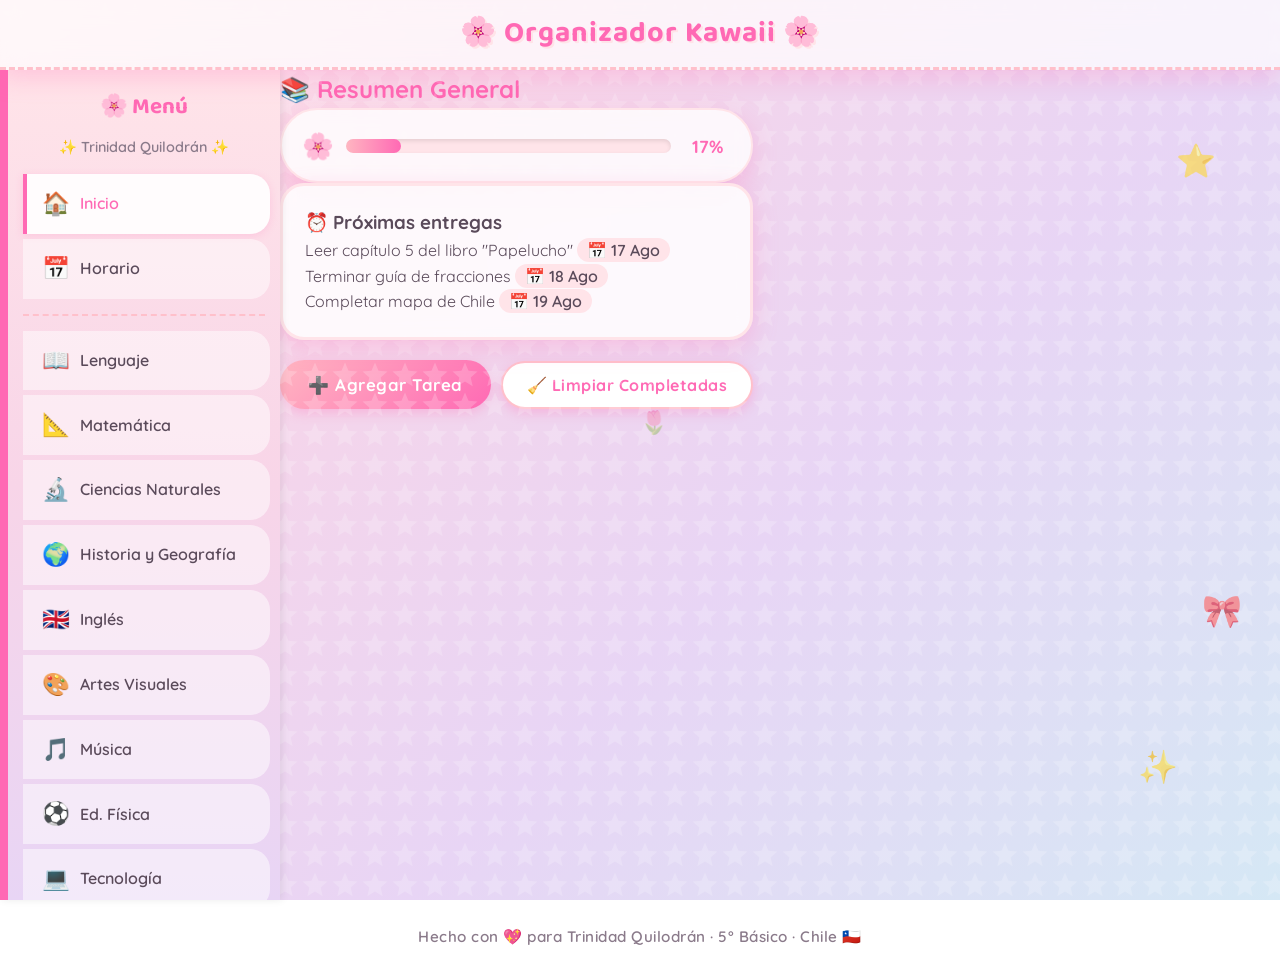
<file: index.html>
<!DOCTYPE html>
<html lang="es">
<head>
    <meta charset="UTF-8">
    <meta name="viewport" content="width=device-width, initial-scale=1.0">
    <title>🌸 Organizador Kawaii de Trinidad 🌸</title>
    <link rel="preconnect" href="https://fonts.googleapis.com">
    <link rel="preconnect" href="https://fonts.gstatic.com" crossorigin>
    <link href="https://fonts.googleapis.com/css2?family=Baloo+2:wght@400;600;700;800&family=Quicksand:wght@400;500;600;700&display=swap" rel="stylesheet">
    <link rel="stylesheet" href="./css/base.css">
    <link rel="stylesheet" href="./css/tema.css">
    <link rel="stylesheet" href="./css/componentes.css">
    <link rel="stylesheet" href="./css/asignaturas.css">
</head>
<body>
    <!-- Elementos decorativos flotantes -->
    <div class="flotante" style="top:8%; left:3%;">🌸</div>
    <div class="flotante" style="top:15%; right:5%; animation-delay:1.5s;">⭐</div>
    <div class="flotante" style="bottom:20%; left:5%; animation-delay:3s;">💖</div>
    <div class="flotante" style="bottom:12%; right:8%; animation-delay:4.5s;">✨</div>
    <div class="flotante" style="top:45%; left:50%; animation-delay:2s; font-size:1.4rem; opacity:0.4;">🌷</div>
    <div class="flotante" style="top:65%; right:3%; animation-delay:5s;">🎀</div>
    <div class="flotante" style="bottom:35%; left:2%; animation-delay:3.8s;">💕</div>

    <!-- Barra superior simplificada: solo botón y título, como en el prototipo -->
    <header class="barra-superior">
        <button class="boton-hamburguesa" id="boton-hamburguesa" aria-label="Abrir menú">☰</button>
        <span class="titulo-app">🌸 Organizador Kawaii 🌸</span>
    </header>

    <!-- Fondo oscuro para menú móvil -->
    <div class="fondo-oscuro" id="fondo-oscuro"></div>

    <!-- Estructura principal: barra lateral + contenido -->
    <div class="cuerpo">
        <!-- La barra lateral se insertará aquí mediante JavaScript -->
        <nav class="barra-lateral-contenedor" id="barra-lateral-contenedor"></nav>

        <!-- Contenido dinámico de la SPA -->
        <main id="contenido-principal" class="contenido-principal">
            <!-- Aquí se renderizará la vista activa -->
        </main>
    </div>

    <!-- Pie de página -->
    <footer class="pie-pagina">
        Hecho con <span class="corazon">💖</span> para Trinidad Quilodrán · 5° Básico · Chile 🇨🇱
    </footer>

    <!-- Script principal de la aplicación (ES Modules) -->
    <script type="module" src="./js/app.js"></script>
</body>
</html>
</file>
<file: css/base.css>
/* =========================================
   Organizador Kawaii — Estilos base
   Archivo: ./css/base.css
   Propósito: Reset, variables CSS globales, estilos generales
              para toda la aplicación.
   Último cambio: 2026-08-21 — Creación inicial
   ========================================= */

/* ========== VARIABLES GLOBALES ========== */
:root {
    /* Colores principales */
    --rosa: #ffb6c1;
    --rosa-claro: #ffe4e9;
    --rosa-medio: #ffc0cb;
    --rosa-fuerte: #ff69b4;
    --lila: #e6d0f0;
    --lila-claro: #f3e8fa;
    --blanco: #ffffff;
    --texto: #5a4a5a;
    --texto-suave: #8a7a8a;

    /* Sombras */
    --sombra: 0 8px 25px rgba(255, 105, 180, 0.25);
    --sombra-hover: 0 12px 35px rgba(255, 105, 180, 0.4);
    --sombra-suave: 0 2px 8px rgba(255, 105, 180, 0.15);

    /* Bordes */
    --borde-rosa: 3px solid #ffb6c1;
    --radio: 24px;
    --radio-peq: 16px;

    /* Transiciones */
    --transicion: all 0.3s cubic-bezier(0.34, 1.56, 0.64, 1);

    /* Tipografías */
    --fuente-titulos: 'Baloo 2', cursive;
    --fuente-cuerpo: 'Quicksand', sans-serif;
}

/* ========== RESET Y ESTILOS BASE ========== */
* {
    margin: 0;
    padding: 0;
    box-sizing: border-box;
}

html {
    scroll-behavior: smooth;
}

body {
    font-family: var(--fuente-cuerpo);
    background: linear-gradient(135deg, #ffe4e9 0%, #f8d5e8 25%, #e8d5f5 60%, #d5e8f5 100%);
    background-attachment: fixed;
    min-height: 100vh;
    color: var(--texto);
    line-height: 1.6;
    overflow-x: hidden;
    position: relative;
}

/* Barra de desplazamiento personalizada */
::-webkit-scrollbar {
    width: 12px;
}

::-webkit-scrollbar-track {
    background: var(--rosa-claro);
    border-radius: 10px;
}

::-webkit-scrollbar-thumb {
    background: var(--rosa-medio);
    border-radius: 10px;
    border: 2px solid var(--rosa-claro);
}

::-webkit-scrollbar-thumb:hover {
    background: var(--rosa-fuerte);
}

/* Estilos para enlaces */
a {
    color: var(--rosa-fuerte);
    text-decoration: none;
    transition: var(--transicion);
}

a:hover {
    color: #ff4d9e;
    text-decoration: underline;
}

/* Estilos para listas */
ul, ol {
    list-style: none;
}

/* Estilos para imágenes */
img {
    max-width: 100%;
    display: block;
}

/* Clase para ocultar elementos visualmente pero mantener accesibilidad */
.oculto-visualmente {
    position: absolute;
    width: 1px;
    height: 1px;
    padding: 0;
    margin: -1px;
    overflow: hidden;
    clip: rect(0, 0, 0, 0);
    border: 0;
}
</file>
<file: css/tema.css>
/* =========================================
   Organizador Kawaii — Tema visual
   Archivo: ./css/tema.css
   Versión: 1.1.3
   Propósito: Estilos del tema rosa kawaii, incluyendo
              barra superior simplificada, estructura de cuerpo,
              pie de página, elementos decorativos flotantes y
              estilos base para layout responsive.
   Último cambio: 2026-08-27 — Se mejoró el fondo oscuro móvil
              con blur y se aseguró cobertura completa.
   ========================================= */

/* ========== FONDO DECORATIVO ========== */
body::before {
    content: '';
    position: fixed;
    top: 0;
    left: 0;
    width: 100%;
    height: 100%;
    background-image: url("data:image/svg+xml,%3Csvg xmlns='http://www.w3.org/2000/svg' width='30' height='30' viewBox='0 0 24 24' fill='%23ffffff' fill-opacity='0.2'%3E%3Cpath d='M12 17.27L18.18 21l-1.64-7.03L22 9.24l-7.19-.61L12 2 9.19 8.63 2 9.24l5.46 4.73L5.82 21z'/%3E%3C/svg%3E");
    pointer-events: none;
    z-index: 0;
}

/* ========== ELEMENTOS FLOTANTES ========== */
.flotante {
    position: fixed;
    z-index: 0;
    pointer-events: none;
    animation: flotar 6s ease-in-out infinite;
    opacity: 0.6;
    font-size: 2rem;
    user-select: none;
}

@keyframes flotar {
    0%, 100% { transform: translateY(0) rotate(0deg); }
    25% { transform: translateY(-15px) rotate(5deg); }
    50% { transform: translateY(-8px) rotate(-3deg); }
    75% { transform: translateY(-20px) rotate(2deg); }
}

/* ========== BARRA SUPERIOR ========== */
.barra-superior {
    display: flex;
    align-items: center;
    gap: 15px;
    padding: 15px 20px;
    background: rgba(255, 255, 255, 0.7);
    backdrop-filter: blur(12px);
    box-shadow: var(--sombra);
    border-bottom: 3px dashed var(--rosa-medio);
    position: sticky;
    top: 0;
    z-index: 100;
    height: 70px; /* altura fija para coordinar con la barra lateral */
}

.barra-superior .titulo-app {
    font-family: var(--fuente-titulos);
    font-size: 1.8rem;
    font-weight: 700;
    color: var(--rosa-fuerte);
    text-shadow: 2px 2px 0px var(--rosa-claro);
    letter-spacing: 1px;
    flex: 1;
    text-align: center;
}

/* Botón hamburguesa (visible solo en móvil) */
.boton-hamburguesa {
    background: none;
    border: none;
    font-size: 2rem;
    cursor: pointer;
    color: var(--rosa-fuerte);
    transition: var(--transicion);
    display: none; /* oculto en escritorio */
    padding: 0 5px;
    line-height: 1;
}

.boton-hamburguesa:hover {
    transform: scale(1.2);
}

/* ========== ESTRUCTURA PRINCIPAL ========== */
.cuerpo {
    display: flex;
    flex: 1;
    min-height: calc(100vh - 70px); /* descontamos la altura del header */
}

/* ========== PIE DE PÁGINA ========== */
.pie-pagina {
    text-align: center;
    padding: 25px;
    color: var(--texto-suave);
    font-weight: 600;
    letter-spacing: 0.5px;
    font-size: 0.95rem;
    position: relative;
    z-index: 1;
}

.corazon {
    color: var(--rosa-fuerte);
    animation: latido 1.5s ease-in-out infinite;
    display: inline-block;
}

@keyframes latido {
    0%, 100% { transform: scale(1); }
    25% { transform: scale(1.3); }
    50% { transform: scale(1); }
    75% { transform: scale(1.2); }
}

/* ========== FONDO OSCURO PARA MÓVIL ========== */
/* Se posiciona debajo del header (top: 70px) y ocupa el resto de la pantalla.
   Añadimos un ligero blur para que el oscurecimiento sea más agradable. */
.fondo-oscuro {
    display: none;
    position: fixed;
    top: 70px;
    left: 0;
    width: 100%;
    height: calc(100vh - 70px);
    background: rgba(0, 0, 0, 0.45);
    backdrop-filter: blur(3px);
    -webkit-backdrop-filter: blur(3px);
    z-index: 80;
}

.fondo-oscuro.visible {
    display: block;
}

/* ========== RESPONSIVE ========== */
@media (max-width: 768px) {
    .boton-hamburguesa {
        display: block; /* mostramos el botón en móvil */
    }

    .barra-superior .titulo-app {
        font-size: 1.4rem;
    }

    .cuerpo {
        flex-direction: column;
    }
}
</file>
<file: css/componentes.css>
/* =========================================
   Organizador Kawaii — Componentes reutilizables
   Archivo: ./css/componentes.css
   Versión: 1.3.1
   Propósito: Estilos para botones, tarjetas, formularios,
              modal, listas de tareas, barras de progreso,
              barra lateral, horario (tabla y tarjetas por día).
   Último cambio: 2026-09-06 — Corrección del sombreado y scroll
              de la barra lateral al hacer zoom.
   ========================================= */

/* ========== BOTONES ========== */
.btn {
    padding: 12px 24px;
    border: none;
    border-radius: 50px;
    font-family: var(--fuente-cuerpo);
    font-weight: 700;
    font-size: 1rem;
    cursor: pointer;
    transition: var(--transicion);
    box-shadow: 0 4px 12px rgba(255, 105, 180, 0.3);
    letter-spacing: 0.5px;
    display: inline-flex;
    align-items: center;
    gap: 8px;
    white-space: nowrap;
}

.btn:hover {
    transform: translateY(-3px);
    box-shadow: 0 8px 20px rgba(255, 105, 180, 0.45);
}

.btn:active {
    transform: translateY(0);
    box-shadow: 0 2px 8px rgba(255, 105, 180, 0.3);
}

.btn-primario {
    background: linear-gradient(135deg, var(--rosa), var(--rosa-fuerte));
    color: white;
    font-size: 1.05rem;
    padding: 14px 28px;
}

.btn-primario:hover {
    background: linear-gradient(135deg, var(--rosa-fuerte), #ff4d9e);
}

.btn-secundario {
    background: var(--blanco);
    color: var(--rosa-fuerte);
    border: 2px solid var(--rosa-medio);
}

.btn-secundario:hover {
    background: var(--rosa-claro);
    border-color: var(--rosa-fuerte);
}

.btn-peligro {
    background: #ff6b6b;
    color: white;
    padding: 8px 16px;
    font-size: 0.85rem;
    box-shadow: 0 3px 10px rgba(255, 107, 107, 0.3);
}

.btn-peligro:hover {
    background: #ff5252;
    box-shadow: 0 6px 16px rgba(255, 107, 107, 0.5);
}

.btn-eliminar {
    background: none;
    border: none;
    cursor: pointer;
    font-size: 1.1rem;
    color: #ff6b6b;
    transition: var(--transicion);
    padding: 4px 6px;
    border-radius: 8px;
    flex-shrink: 0;
}

.btn-eliminar:hover {
    background: #ffe0e0;
    transform: scale(1.2);
    color: #e53935;
}

/* ========== BARRA LATERAL ========== */
/* Contenedor principal: ocupa el ancho y define la posición sticky.
   Se asegura que el contenido se recorte horizontalmente y que la
   sombra no se desborde. */
.barra-lateral-contenedor {
    width: 280px;
    min-width: 280px;
    position: sticky;
    top: 70px;
    height: calc(100vh - 70px);
    overflow-y: auto;
    overflow-x: hidden;      /* evita desbordes laterales al hacer zoom */
    z-index: 50;
    /* Sombra suave aplicada al contenedor para que no se salga */
    box-shadow: 2px 0 8px rgba(0, 0, 0, 0.08);
}

/* Estilo visual de la barra lateral interna */
.barra-lateral {
    background: linear-gradient(180deg, #ffe4e9 0%, #f8d5e8 50%, #e8d5f5 100%);
    padding: 20px 0 20px 15px;
    display: flex;
    flex-direction: column;
    gap: 5px;
    height: 100%;
    border-left: 8px solid var(--rosa-fuerte);
    /* Quitamos la sombra grande de aquí para evitar problemas al hacer zoom */
    box-shadow: none;
}

.barra-lateral h3 {
    font-family: var(--fuente-titulos);
    color: var(--rosa-fuerte);
    margin-bottom: 5px;
    text-align: center;
    font-size: 1.4rem;
    padding-right: 15px;
}

.barra-lateral .saludo-usuario {
    text-align: center;
    font-weight: 600;
    color: var(--texto-suave);
    margin-bottom: 10px;
    padding-right: 15px;
    font-size: 0.9rem;
}

.barra-lateral .enlace-lateral {
    display: flex;
    align-items: center;
    gap: 10px;
    padding: 12px 15px;
    border-radius: 0 20px 20px 0;
    text-decoration: none;
    color: var(--texto);
    font-weight: 600;
    font-size: 1rem;
    transition: var(--transicion);
    border-left: 4px solid transparent;
    background: rgba(255, 255, 255, 0.5);
    margin-right: 10px;
}

.barra-lateral .enlace-lateral:hover {
    background: rgba(255, 255, 255, 0.9);
    border-left-color: var(--rosa-fuerte);
    transform: translateX(5px);
    color: var(--texto);
}

.barra-lateral .enlace-lateral.activo {
    background: rgba(255, 255, 255, 0.9);
    border-left-color: var(--rosa-fuerte);
    color: var(--rosa-fuerte);
    box-shadow: 0 2px 8px rgba(255, 105, 180, 0.2);
}

.barra-lateral .enlace-lateral .emoji {
    font-size: 1.4rem;
}

.barra-lateral .separador {
    border-top: 2px dashed var(--rosa-medio);
    margin: 10px 15px 10px 0;
}

/* ========== TARJETAS (GENÉRICAS) ========== */
.tarjeta {
    background: rgba(255, 255, 255, 0.85);
    backdrop-filter: blur(10px);
    border-radius: var(--radio);
    padding: 22px;
    box-shadow: var(--sombra);
    border: 3px solid var(--rosa-claro);
    transition: var(--transicion);
    position: relative;
    overflow: hidden;
    margin-bottom: 20px;
}

.tarjeta:hover {
    transform: translateY(-6px);
    box-shadow: var(--sombra-hover);
    border-color: var(--rosa-medio);
}

/* ========== FORMULARIOS ========== */
.form-grupo {
    margin-bottom: 16px;
}

.form-grupo label {
    display: block;
    font-weight: 600;
    margin-bottom: 6px;
    color: var(--texto);
    font-size: 0.9rem;
    letter-spacing: 0.3px;
}

.form-grupo input,
.form-grupo select {
    width: 100%;
    padding: 12px 16px;
    border: 3px solid var(--rosa-claro);
    border-radius: var(--radio-peq);
    font-family: var(--fuente-cuerpo);
    font-size: 1rem;
    color: var(--texto);
    background: var(--blanco);
    transition: var(--transicion);
    outline: none;
    appearance: none;
    -webkit-appearance: none;
    cursor: pointer;
}

.form-grupo input:focus,
.form-grupo select:focus {
    border-color: var(--rosa-fuerte);
    box-shadow: 0 0 0 4px rgba(255, 105, 180, 0.15);
    background: #fffafc;
}

.form-grupo select {
    background-image: url("data:image/svg+xml,%3Csvg xmlns='http://www.w3.org/2000/svg' width='14' height='14' viewBox='0 0 24 24' fill='%23ff69b4'%3E%3Cpath d='M7 10l5 5 5-5z'/%3E%3C/svg%3E");
    background-repeat: no-repeat;
    background-position: right 14px center;
    padding-right: 40px;
}

.form-botones {
    display: flex;
    gap: 12px;
    justify-content: center;
    margin-top: 22px;
    flex-wrap: wrap;
}

/* ========== MODAL ========== */
.modal-overlay {
    position: fixed;
    top: 0;
    left: 0;
    width: 100%;
    height: 100%;
    background: rgba(0, 0, 0, 0.5);
    backdrop-filter: blur(6px);
    z-index: 1000;
    display: none;
    align-items: center;
    justify-content: center;
    padding: 20px;
    animation: fundido 0.3s ease-out;
}

.modal-overlay.activo {
    display: flex;
}

@keyframes fundido {
    from { opacity: 0; }
    to { opacity: 1; }
}

.modal {
    background: var(--blanco);
    border-radius: var(--radio);
    padding: 30px 28px;
    max-width: 480px;
    width: 100%;
    box-shadow: 0 20px 60px rgba(255, 105, 180, 0.4);
    border: 4px solid var(--rosa-medio);
    position: relative;
    animation: salto 0.4s cubic-bezier(0.34, 1.56, 0.64, 1);
}

@keyframes salto {
    from { opacity: 0; transform: translateY(30px) scale(0.9); }
    to { opacity: 1; transform: translateY(0) scale(1); }
}

.modal h3 {
    font-family: var(--fuente-titulos);
    font-size: 1.7rem;
    color: var(--rosa-fuerte);
    margin-bottom: 20px;
    text-align: center;
    letter-spacing: 0.5px;
}

.modal .cerrar-modal {
    position: absolute;
    top: 12px;
    right: 18px;
    background: none;
    border: none;
    font-size: 1.8rem;
    cursor: pointer;
    color: var(--rosa-fuerte);
    transition: var(--transicion);
    line-height: 1;
    padding: 4px 8px;
    border-radius: 10px;
}

.modal .cerrar-modal:hover {
    background: var(--rosa-claro);
    transform: rotate(90deg);
}

/* ========== LISTA DE TAREAS ========== */
.lista-tareas {
    list-style: none;
    display: flex;
    flex-direction: column;
    gap: 10px;
}

.tarea-item {
    background: var(--blanco);
    border-radius: var(--radio-peq);
    padding: 12px 14px;
    display: flex;
    align-items: center;
    gap: 12px;
    box-shadow: 0 3px 8px rgba(255, 105, 180, 0.12);
    border: 2px solid var(--rosa-claro);
    transition: var(--transicion);
    animation: aparecer 0.3s ease-out;
}

.tarea-item:hover {
    border-color: var(--rosa-medio);
    box-shadow: 0 6px 14px rgba(255, 105, 180, 0.2);
    transform: translateX(4px);
}

.tarea-item.completada {
    opacity: 0.6;
    background: var(--lila-claro);
    border-color: var(--lila);
}

.tarea-item.completada .texto-tarea {
    text-decoration: line-through;
    color: var(--texto-suave);
}

.checkbox {
    width: 22px;
    height: 22px;
    border-radius: 50%;
    border: 3px solid var(--rosa);
    cursor: pointer;
    flex-shrink: 0;
    display: flex;
    align-items: center;
    justify-content: center;
    transition: var(--transicion);
    background: white;
}

.checkbox:hover {
    transform: scale(1.2);
    box-shadow: 0 0 12px rgba(255, 105, 180, 0.4);
}

.checkbox.checked {
    background: var(--rosa);
    border-color: var(--rosa);
}

.checkbox.checked::after {
    content: '✓';
    color: white;
    font-weight: 800;
    font-size: 0.9rem;
    line-height: 1;
}

.contenido-tarea {
    flex: 1;
    display: flex;
    flex-direction: column;
    gap: 3px;
}

.texto-tarea {
    font-weight: 600;
    color: var(--texto);
    font-size: 0.95rem;
    word-break: break-word;
}

.meta-tarea {
    display: flex;
    gap: 10px;
    font-size: 0.75rem;
    color: var(--texto-suave);
    flex-wrap: wrap;
}

.prioridad {
    font-weight: 700;
    padding: 2px 10px;
    border-radius: 12px;
    font-size: 0.7rem;
    letter-spacing: 0.5px;
}

.prioridad-alta { background: #ffe0e0; color: #e53935; }
.prioridad-media { background: #fff8e1; color: #f9a825; }
.prioridad-baja { background: #e0f5e0; color: #2e7d32; }

.fecha-tarea {
    background: var(--rosa-claro);
    padding: 2px 10px;
    border-radius: 12px;
    font-weight: 600;
}

.sin-tareas {
    text-align: center;
    color: var(--texto-suave);
    font-style: italic;
    padding: 15px;
    font-size: 0.9rem;
}

@keyframes aparecer {
    from { opacity: 0; transform: translateY(10px) scale(0.95); }
    to { opacity: 1; transform: translateY(0) scale(1); }
}

/* ========== BARRA DE PROGRESO ========== */
.progreso-global {
    background: rgba(255, 255, 255, 0.8);
    backdrop-filter: blur(8px);
    padding: 15px 20px;
    border-radius: 50px;
    box-shadow: var(--sombra);
    border: 2px solid var(--rosa-claro);
    display: flex;
    align-items: center;
    gap: 12px;
    flex: 1;
    min-width: 200px;
}

.progreso-global .barra {
    flex: 1;
    height: 14px;
    background: var(--rosa-claro);
    border-radius: 20px;
    overflow: hidden;
    box-shadow: inset 0 2px 4px rgba(0, 0, 0, 0.1);
}

.progreso-global .barra .relleno {
    height: 100%;
    background: linear-gradient(90deg, var(--rosa), var(--rosa-fuerte));
    border-radius: 20px;
    transition: width 0.5s cubic-bezier(0.34, 1.56, 0.64, 1);
    width: 0%;
}

.progreso-global .porcentaje {
    font-weight: 700;
    color: var(--rosa-fuerte);
    font-size: 1.1rem;
    min-width: 48px;
    text-align: center;
}

/* ========== HORARIO: TABLA (ESCRITORIO) ========== */
.tabla-horario {
    width: 100%;
    border-collapse: separate;
    border-spacing: 6px;
    margin: 20px 0;
}

.tabla-horario th {
    background: var(--rosa-medio);
    color: white;
    font-family: var(--fuente-titulos);
    font-size: 1.1rem;
    padding: 12px;
    border-radius: var(--radio-peq);
    letter-spacing: 0.5px;
    text-shadow: 1px 1px 2px rgba(0,0,0,0.1);
}

.tabla-horario td {
    background: white;
    padding: 10px;
    border-radius: var(--radio-peq);
    text-align: center;
    font-weight: 600;
    box-shadow: 0 3px 8px rgba(0,0,0,0.05);
    transition: var(--transicion);
    border: 2px solid transparent;
}

.tabla-horario td:hover {
    transform: scale(1.03);
    box-shadow: 0 6px 14px rgba(255,105,180,0.25);
    border-color: var(--rosa-medio);
    z-index: 2;
    position: relative;
}

.tabla-horario td.recreo {
    background: var(--lila-claro);
    color: var(--texto-suave);
    font-style: italic;
    font-size: 0.85rem;
}

.tabla-horario td.recreo:hover {
    transform: none;
    box-shadow: 0 2px 4px rgba(0,0,0,0.05);
}

/* Clases de colores por materia (para tabla y tarjetas) */
.celda-lenguaje { background-color: #ffe0ec !important; }
.celda-matematica { background-color: #d6ecff !important; }
.celda-ciencias { background-color: #dff5d8 !important; }
.celda-historia { background-color: #fff3d6 !important; }
.celda-ingles { background-color: #f0e0ff !important; }
.celda-artes { background-color: #ffe4f0 !important; }
.celda-musica { background-color: #d8f0e8 !important; }
.celda-edfisica { background-color: #fff8e0 !important; }
.celda-tecnologia { background-color: #e0eefc !important; }
.celda-orientacion { background-color: #f5e8fa !important; }

/* ========== HORARIO: TARJETAS POR DÍA (MÓVIL) ========== */
.contenedor-dias {
    display: none; /* se oculta en escritorio, se muestra en móvil */
    flex-direction: column;
    gap: 20px;
    margin: 20px 0;
}

.tarjeta-dia {
    background: white;
    border-radius: var(--radio);
    padding: 20px;
    box-shadow: var(--sombra);
    border: 3px solid var(--rosa-claro);
}

.tarjeta-dia h3 {
    font-family: var(--fuente-titulos);
    color: var(--rosa-fuerte);
    font-size: 1.5rem;
    margin-bottom: 10px;
    text-align: center;
}

.tarjeta-dia ul {
    list-style: none;
    display: flex;
    flex-direction: column;
    gap: 8px;
}

.tarjeta-dia li {
    display: flex;
    align-items: center;
    gap: 10px;
    padding: 8px 12px;
    border-radius: 12px;
    font-weight: 600;
    font-size: 0.9rem;
    background: var(--rosa-claro);
}

.tarjeta-dia li.recreo {
    background: var(--lila-claro);
    font-style: italic;
    color: var(--texto-suave);
}

.tarjeta-dia li .hora {
    font-weight: 700;
    min-width: 80px;
    color: var(--texto-suave);
}

/* Aplicar colores de materia a los li de tarjetas */
.tarjeta-dia li.celda-lenguaje { background-color: #ffe0ec; }
.tarjeta-dia li.celda-matematica { background-color: #d6ecff; }
.tarjeta-dia li.celda-ciencias { background-color: #dff5d8; }
.tarjeta-dia li.celda-historia { background-color: #fff3d6; }
.tarjeta-dia li.celda-ingles { background-color: #f0e0ff; }
.tarjeta-dia li.celda-artes { background-color: #ffe4f0; }
.tarjeta-dia li.celda-musica { background-color: #d8f0e8; }
.tarjeta-dia li.celda-edfisica { background-color: #fff8e0; }
.tarjeta-dia li.celda-tecnologia { background-color: #e0eefc; }
.tarjeta-dia li.celda-orientacion { background-color: #f5e8fa; }

/* ========== LEYENDA DE COLORES ========== */
.leyenda {
    display: flex;
    flex-wrap: wrap;
    gap: 10px;
    justify-content: center;
    margin: 20px 0;
}

.leyenda-item {
    display: flex;
    align-items: center;
    gap: 5px;
    background: white;
    padding: 5px 12px;
    border-radius: 20px;
    box-shadow: 0 2px 6px rgba(0,0,0,0.1);
    font-size: 0.85rem;
    font-weight: 600;
}

.leyenda-color {
    width: 16px;
    height: 16px;
    border-radius: 50%;
    display: inline-block;
}

/* ========== RESPONSIVE ========== */
@media (max-width: 768px) {
    .barra-lateral-contenedor {
        position: fixed;
        top: 70px;
        left: 0;
        width: 260px;
        height: calc(100vh - 70px);
        transform: translateX(-100%);
        transition: transform 0.3s ease;
        z-index: 90;
        box-shadow: 0 0 25px rgba(0, 0, 0, 0.3);
        overflow-y: auto;
        overflow-x: hidden;
        background: transparent;
    }

    .barra-lateral-contenedor.abierta {
        transform: translateX(0);
    }

    .barra-lateral {
        height: 100%;
        border-left: none;
        border-right: none;
        border-radius: 0;
        box-shadow: none;
    }

    /* Ocultar tabla y mostrar tarjetas por día */
    .tabla-horario {
        display: none;
    }

    .contenedor-dias {
        display: flex;
    }

    .btn {
        padding: 10px 18px;
        font-size: 0.9rem;
    }

    .modal {
        padding: 22px 18px;
    }
}
</file>
<file: css/asignaturas.css>
/* =========================================
   Organizador Kawaii — Estilos de asignaturas
   Archivo: ./css/asignaturas.css
   Propósito: Estilos específicos para las vistas de cada asignatura.
              Aquí se incluyen clases que usan las páginas internas,
              como la tarjeta de fórmulas de Matemática, el título
              de la asignatura y el formulario de tareas propio de la materia.
   Último cambio: 2026-08-21 — Creación inicial
   ========================================= */

/* ========== TÍTULO DE ASIGNATURA ========== */
/* Título principal que aparece al entrar a una materia */
.titulo-asignatura {
    font-family: var(--fuente-titulos);
    font-size: 2.5rem;
    font-weight: 700;
    color: var(--rosa-fuerte);
    margin-bottom: 25px;
    text-align: center;
    letter-spacing: 1px;
    text-shadow: 2px 2px 0px var(--rosa-claro);
}

/* ========== SECCIÓN DE FÓRMULAS (Matemática) ========== */
/* Caja especial para mostrar contenido adicional de la materia.
   En este piloto, Matemática muestra fórmulas rápidas. */
.tarjeta-formulas {
    background: rgba(255, 255, 255, 0.75);
    backdrop-filter: blur(10px);
    border-radius: var(--radio);
    padding: 20px;
    box-shadow: var(--sombra);
    border: 3px solid var(--rosa-claro);
    margin-bottom: 25px;
    transition: var(--transicion);
}

.tarjeta-formulas:hover {
    transform: translateY(-4px);
    box-shadow: var(--sombra-hover);
    border-color: var(--rosa-medio);
}

.tarjeta-formulas h3 {
    font-family: var(--fuente-titulos);
    font-size: 1.5rem;
    color: var(--rosa-fuerte);
    margin-bottom: 12px;
}

.tarjeta-formulas ul {
    list-style: disc;
    padding-left: 25px;
    color: var(--texto);
    font-weight: 500;
}

.tarjeta-formulas li {
    margin-bottom: 5px;
}

/* ========== SECCIÓN DE TAREAS DE LA ASIGNATURA ========== */
/* Contenedor que agrupa el título "Tareas pendientes" y la lista */
.seccion-tareas-matematica {
    margin-bottom: 25px;
}

.seccion-tareas-matematica h3 {
    font-family: var(--fuente-titulos);
    font-size: 1.5rem;
    color: var(--texto);
    margin-bottom: 12px;
}

/* ========== FORMULARIO DE AGREGAR TAREA (en la asignatura) ========== */
/* Formulario propio de la vista de asignatura, similar al modal
   pero integrado en la página. */
.formulario-agregar-tarea {
    background: rgba(255, 255, 255, 0.75);
    backdrop-filter: blur(10px);
    border-radius: var(--radio);
    padding: 20px;
    box-shadow: var(--sombra);
    border: 3px solid var(--rosa-claro);
    margin-top: 20px;
}

.formulario-agregar-tarea .form-grupo {
    margin-bottom: 12px;
}

.formulario-agregar-tarea .btn {
    width: 100%;
    justify-content: center;
}

/* ========== RESPONSIVE ========== */
@media (max-width: 768px) {
    .titulo-asignatura {
        font-size: 1.8rem;
    }
    .tarjeta-formulas,
    .formulario-agregar-tarea {
        padding: 15px;
    }
}
</file>
